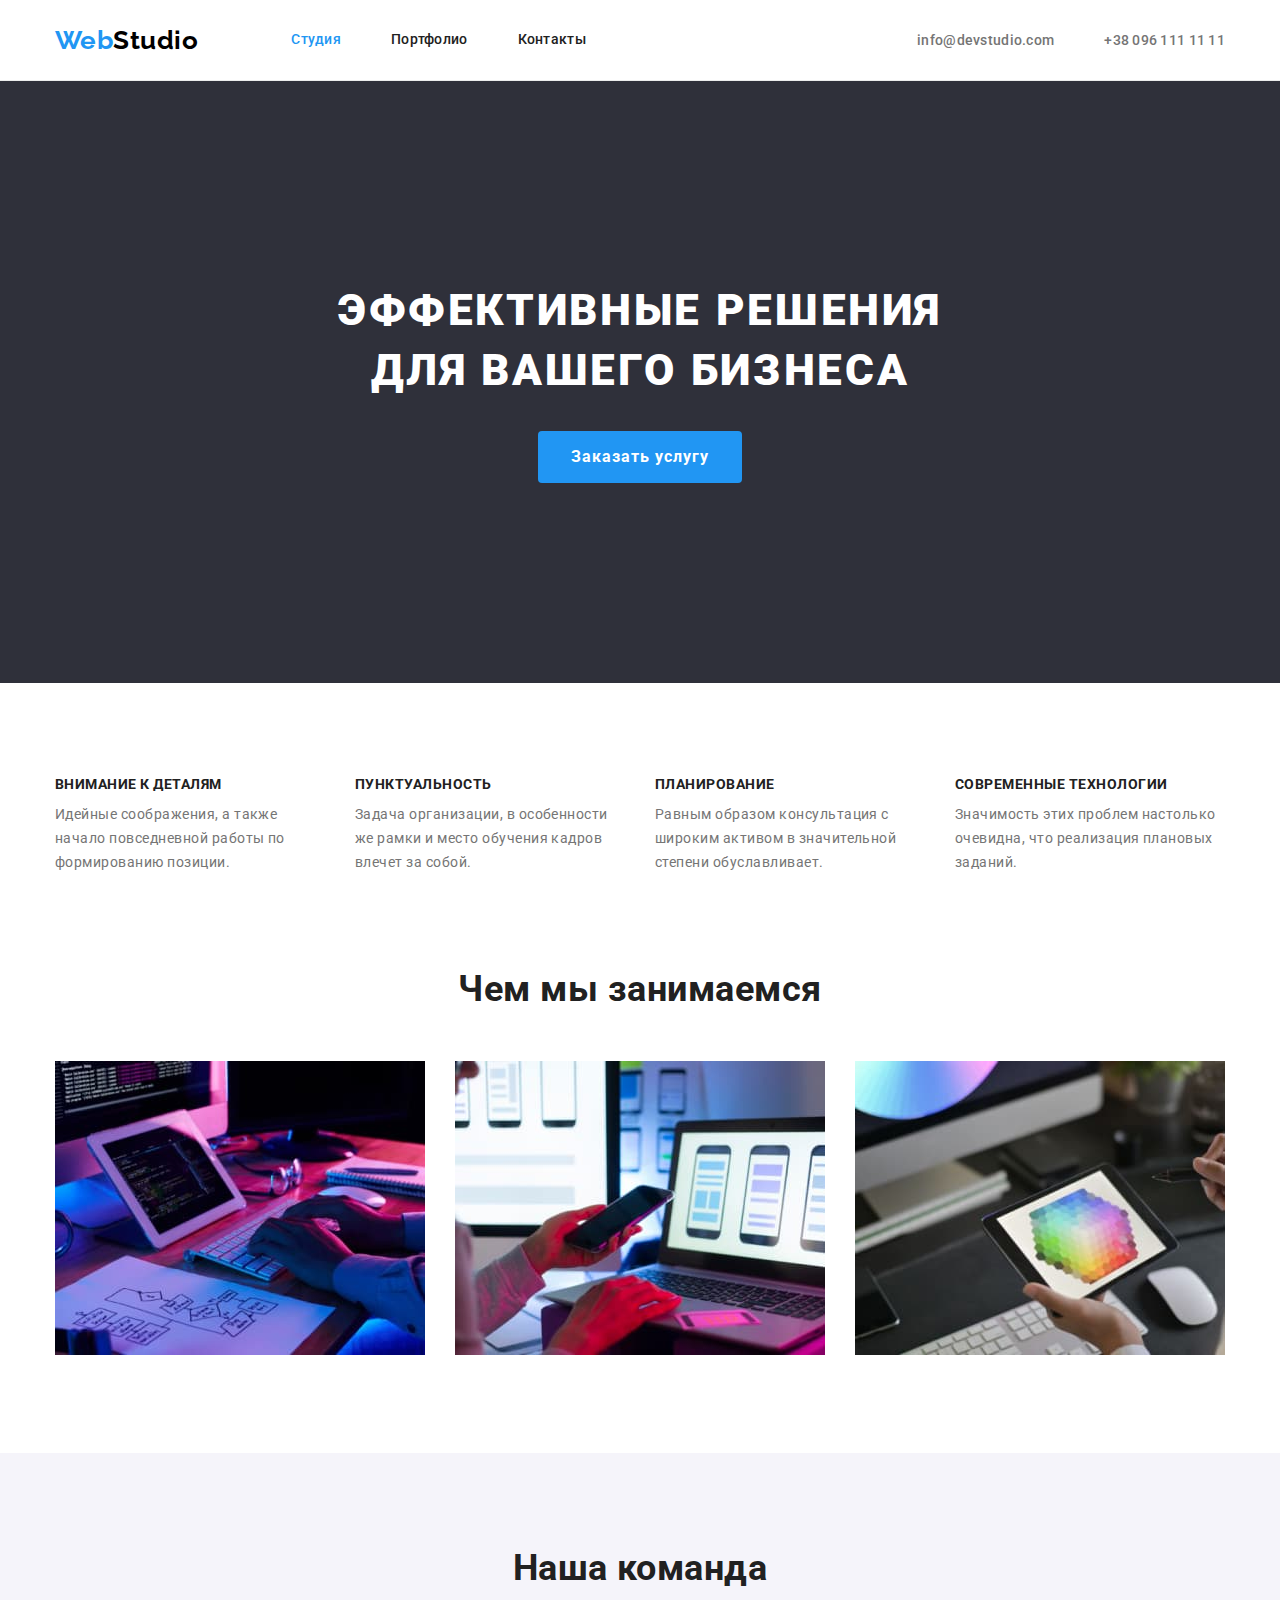
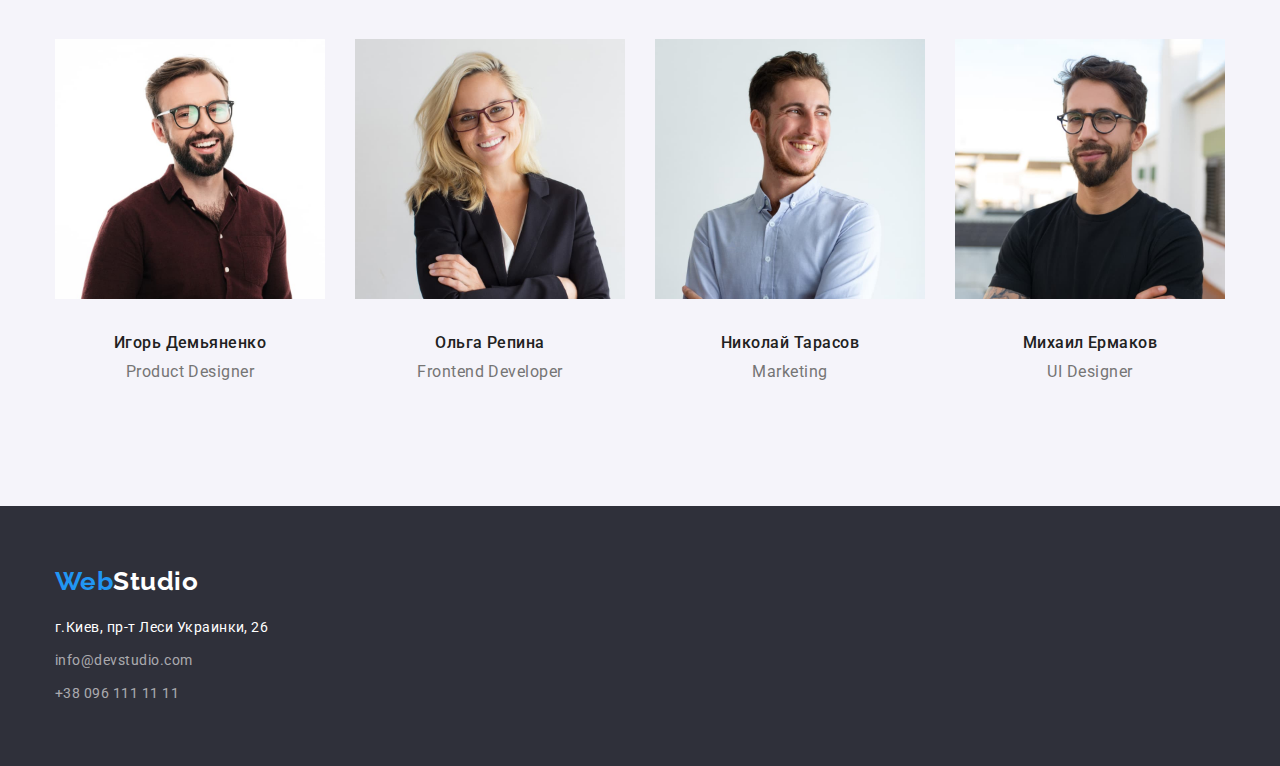
<file: index.html>
<!DOCTYPE html>
<html lang="ru">
  <head>
    <meta charset="UTF-8" />
    <meta http-equiv="X-UA-Compatible" content="IE=edge" />
    <meta name="viewport" content="width=device-width, initial-scale=1.0" />
    <title>Студия</title>
    <link rel="preconnect" href="https://fonts.googleapis.com" />
    <link rel="preconnect" href="https://fonts.gstatic.com" crossorigin />
    <link
      href="https://fonts.googleapis.com/css2?family=Raleway:wght@700&family=Roboto:wght@400;500;700;900&display=swap"
      rel="stylesheet"
    />
    <link
      rel="stylesheet"
      href="https://cdnjs.cloudflare.com/ajax/libs/modern-normalize/1.1.0/modern-normalize.min.css"
    />
    <link rel="stylesheet" href="./css/styles.css" />
  </head>

  <body>
    <!-- Шапка -->
    <header class="header">
      <div class="container nav-flex">
        <nav class="header-nav">
          <a class="logo link" href="./index.html"
            >Web<span class="logo-black">Studio</span></a
          >
          <ul class="header-nav-list list">
            <li class="header-nav-item">
              <a class="header-nav-link link current" href="./index.html"
                >Студия</a
              >
            </li>
            <li class="header-nav-item">
              <a class="header-nav-link link" href="./portfolio.html"
                >Портфолио</a
              >
            </li>
            <li class="header-nav-item">
              <a class="header-nav-link link" href="">Контакты</a>
            </li>
          </ul>
        </nav>
        <ul class="header-contact-list list">
          <li class="header-contact-item">
            <a class="header-contact-link link" href="mailto:info@devstudio.com"
              >info@devstudio.com</a
            >
          </li>
          <li class="header-contact-item">
            <a class="header-contact-link link" href="tel:+380961111111"
              >+38 096 111 11 11</a
            >
          </li>
        </ul>
      </div>
    </header>
    <!-- Основной контент -->
    <main>
      <!-- Герой -->
      <section class="hero">
        <h1 class="hero-title">Эффективные решения для вашего бизнеса</h1>
        <button class="hero-btn" type="button">Заказать услугу</button>
      </section>
      <!-- Список преимуществ -->
      <section class="features-section">
        <div class="container">
          <!-- h2 Преимущества спрятать в css правильно -->
          <h2 hidden>Преимущества</h2>
          <ul class="features-list list">
            <li class="features-item">
              <h3 class="features-title">Внимание к деталям</h3>
              <p class="features-text">
                Идейные соображения, а также начало повседневной работы по
                формированию позиции.
              </p>
            </li>
            <li class="features-item">
              <h3 class="features-title">Пунктуальность</h3>
              <p class="features-text">
                Задача организации, в особенности же рамки и место обучения
                кадров влечет за собой.
              </p>
            </li>
            <li class="features-item">
              <h3 class="features-title">Планирование</h3>
              <p class="features-text">
                Равным образом консультация с широким активом в значительной
                степени обуславливает.
              </p>
            </li>
            <li class="features-item">
              <h3 class="features-title">Современные технологии</h3>
              <p class="features-text">
                Значимость этих проблем настолько очевидна, что реализация
                плановых заданий.
              </p>
            </li>
          </ul>
        </div>
      </section>
      <!-- Список занятий -->
      <section class="work-section">
        <div class="container">
          <h2 class="section-title">Чем мы занимаемся</h2>
          <ul class="work-list list">
            <li class="work-item">
              <img
                src="./images/box1.jpg"
                alt="сотрудник создает программу"
                width="370"
                height="294"
              />
            </li>
            <li class="work-item">
              <img
                src="./images/box2.jpg"
                alt="сотрудник создает мобильное приложение"
                width="370"
                height="294"
              />
            </li>
            <li class="work-item">
              <img
                src="./images/box3.jpg"
                alt="веб-дизайнер выбирает палитру"
                width="370"
                height="294"
              />
            </li>
          </ul>
        </div>
      </section>
      <!-- Команда -->
      <section class="team-section">
        <div class="container">
          <h2 class="section-title">Наша команда</h2>
          <ul class="team-list list">
            <li class="team-item">
              <img
                src="./images/img1.jpg"
                alt="фото Игоря Демьяненко"
                width="270"
                height="260"
              />
              <div class="team-workers">
                <h3 class="team-worker">Игорь Демьяненко</h3>
                <p class="team-profession" lang="en">Product Designer</p>
              </div>
            </li>
            <li class="team-item">
              <img
                src="./images/img2.jpg"
                alt="фото Ольги Репиной"
                width="270"
                height="260"
              />
              <div class="team-workers">
                <h3 class="team-worker">Ольга Репина</h3>
                <p class="team-profession" lang="en">Frontend Developer</p>
              </div>
            </li>
            <li class="team-item">
              <img
                src="./images/img3.jpg"
                alt="фото Николая Тарасова"
                width="270"
                height="260"
              />
              <div class="team-workers">
                <h3 class="team-worker">Николай Тарасов</h3>
                <p class="team-profession" lang="en">Marketing</p>
              </div>
            </li>
            <li class="team-item">
              <img
                src="./images/img4.jpg"
                alt="фото Михаила Ермакова"
                width="270"
                height="260"
              />
              <div class="team-workers">
                <h3 class="team-worker">Михаил Ермаков</h3>
                <p class="team-profession" lang="en">UI Designer</p>
              </div>
            </li>
          </ul>
        </div>
      </section>
    </main>
    <!-- Подвал -->
    <footer class="footer">
      <div class="container">
        <a class="logo link" href="./index.html"
          >Web<span class="logo-white">Studio</span></a
        >
        <!-- Список контактов -->
        <address class="footer-contact">
          <ul class="footer-contact-list list">
            <li class="footer-contact-item">
              <a
                class="footer-contact-link address link"
                href="https://goo.gl/maps/CdvJLRiEL6Q8Smko8"
                target="_blank"
                rel="noreferrer noopener"
                >г.Киев, пр-т Леси Украинки, 26</a
              >
            </li>
            <li class="footer-contact-item">
              <a
                class="footer-contact-link link"
                href="mailto:info@devstudio.com"
                >info@devstudio.com</a
              >
            </li>
            <li class="footer-contact-item">
              <a class="footer-contact-link link" href="tel:+380961111111"
                >+38 096 111 11 11</a
              >
            </li>
          </ul>
        </address>
      </div>
    </footer>
  </body>
</html>
</file>
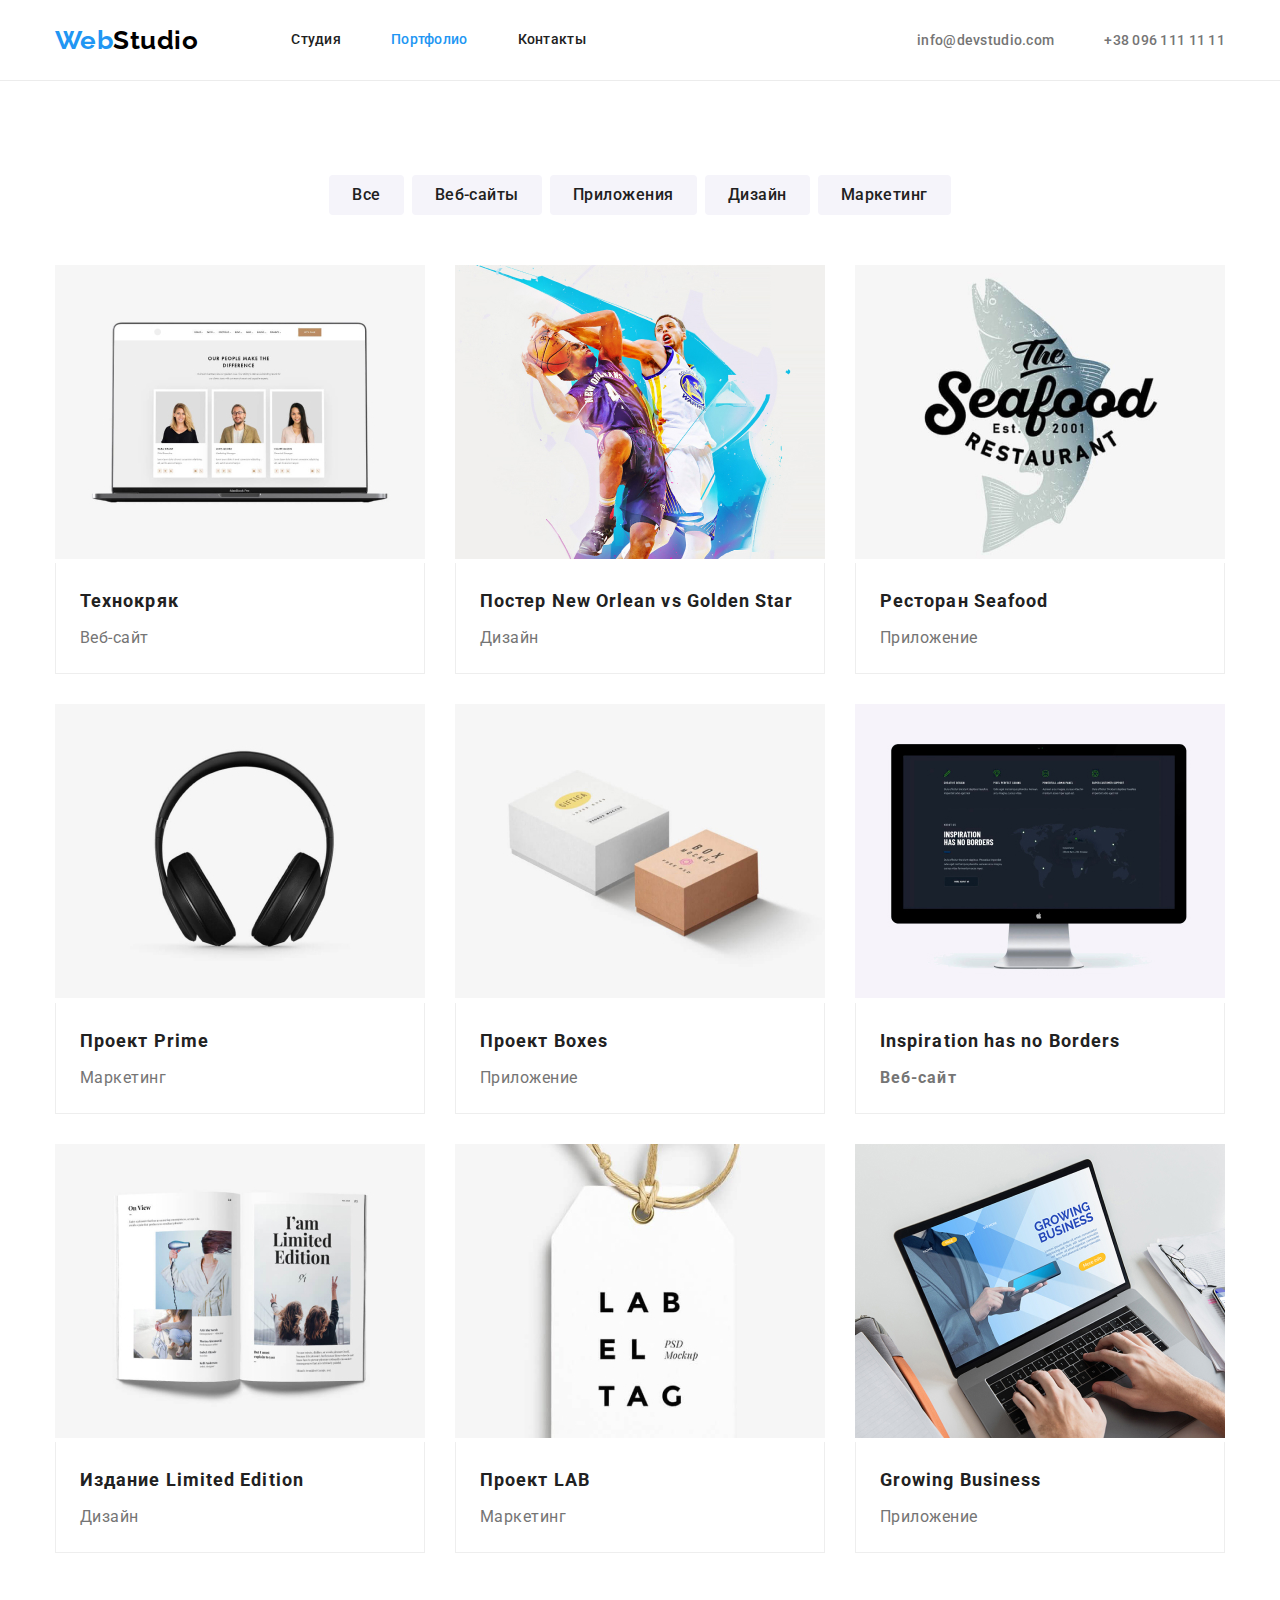
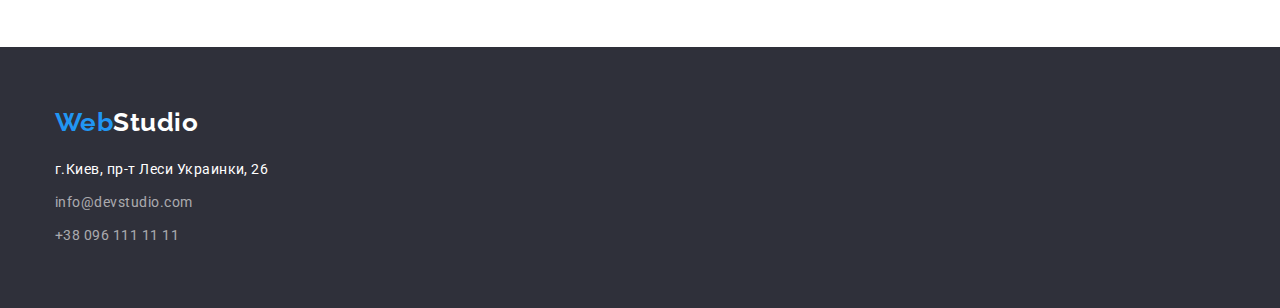
<file: portfolio.html>
<!DOCTYPE html>
<html lang="ru">
  <head>
    <meta charset="UTF-8" />
    <meta http-equiv="X-UA-Compatible" content="IE=edge" />
    <meta name="viewport" content="width=device-width, initial-scale=1.0" />
    <title>Портфолио</title>
    <link rel="preconnect" href="https://fonts.googleapis.com" />
    <link rel="preconnect" href="https://fonts.gstatic.com" crossorigin />
    <link
      href="https://fonts.googleapis.com/css2?family=Raleway:wght@700&family=Roboto:wght@400;500;700;900&display=swap"
      rel="stylesheet"
    />
    <link rel="stylesheet" href="https://cdnjs.cloudflare.com/ajax/libs/modern-normalize/1.1.0/modern-normalize.min.css">
    <link rel="stylesheet" href="./css/styles.css" />
  </head>
  <body>
    <!-- Шапка -->
    <header class="header">
      <div class="container nav-flex">
        <nav class="header-nav">
          <a class="logo link" href="./index.html"
            >Web<span class="logo-black">Studio</span></a
          >
          <ul class="header-nav-list list">
            <li class="header-nav-item">
              <a class="header-nav-link link " href="./index.html"
                >Студия</a
              >
            </li>
            <li class="header-nav-item">
              <a class="header-nav-link link current" href="./portfolio.html"
                >Портфолио</a
              >
            </li>
            <li class="header-nav-item">
              <a class="header-nav-link link" href="">Контакты</a>
            </li>
          </ul>
        </nav>
        <ul class="header-contact-list list">
          <li class="header-contact-item">
            <a class="header-contact-link link" href="mailto:info@devstudio.com"
              >info@devstudio.com</a
            >
          </li>
          <li class="header-contact-item">
            <a class="header-contact-link link" href="tel:+380961111111"
              >+38 096 111 11 11</a
            >
          </li>
        </ul>
      </div>
    </header>   
    <!-- Основной контент -->
    <main>
      
      <section class="portfolio-section">
        <div class="container">
          <h1 hidden>Примеры работ</h1>
          <ul class="portfolio-btn-list list">
            <li class="portfolio-btn-item">
              <button class="portfolio-btn" type="button">Все</button>
            </li>
            <li class="portfolio-btn-item">
              <button class="portfolio-btn" type="button">Веб-сайты</button>
            </li>
            <li class="portfolio-btn-item">
              <button class="portfolio-btn" type="button">Приложения</button>
            </li>
            <li class="portfolio-btn-item">
              <button class="portfolio-btn" type="button">Дизайн</button>
            </li>
            <li class="portfolio-btn-item">
              <button class="portfolio-btn" type="button">Маркетинг</button>
            </li>
          </ul>
        </div>
        <div class="container">
          <ul class="portfolio-list list">
            <li class="portfolio-item">
              <img
                src="./images/tehno.jpg"
                alt="открытый ноутбук с сайтом Технокряк"
                width="370"
                height="294"
              />
              <div class="portfolio-border">
                <h2 class="portfolio-list-title">Технокряк</h2>
                <p class="portfolio-list-text">Веб-сайт</p>
              </div>
            </li>
            <li class="portfolio-item">
              <img
                src="./images/poster.jpg"
                alt="парни играют в баскетбол"
                width="370"
                height="294"
              />
              <div class="portfolio-border">
                <h2 class="portfolio-list-title">
                  Постер <span lang="en">New Orlean vs Golden Star</span> 
                </h2>
                <p class="portfolio-list-text">Дизайн</p>
              </div>
            </li>
            <li class="portfolio-item">
              <img
                src="./images/seafood.jpg"
                alt="логотип ресторана Seafood"
                width="370"
                height="294"
              />
              <div class="portfolio-border">
                <h2 class="portfolio-list-title">Ресторан <span lang="en">Seafood</span></h2>
                <p class="portfolio-list-text">Приложение</p>
              </div>
            </li>
            <li class="portfolio-item">
              <img
                src="./images/prime.jpg"
                alt="наушники"
                width="370"
                height="294"
              />
              <div class="portfolio-border">
                <h2 class="portfolio-list-title">Проект <span lang="en">Prime</span></h2>
                <p class="portfolio-list-text">Маркетинг</p>
              </div>
            </li>
            <li class="portfolio-item">
              <img
                src="./images/boxes.jpg"
                alt="две коробки"
                width="370"
                height="294"
              />
              <div class="portfolio-border">
                <h2 class="portfolio-list-title">Проект <span lang="en">Boxes</span></h2>
                <p class="portfolio-list-text">Приложение</p>
              </div>
            </li>
            <li class="portfolio-item">
              <img
                src="./images/monitor.jpg"
                alt="компьютерный монитор"
                width="370"
                height="294"
              />
              <div class="portfolio-border">
                <h2 class="portfolio-list-title"><span lang="en">Inspiration has no Borders</span</h2>
                <p class="portfolio-list-text">Веб-сайт</p>
              </div>
            </li>
            <li class="portfolio-item">
              <img
                src="./images/limited.jpg"
                alt="открытый журнал"
                width="370"
                height="294"
              />
              <div class="portfolio-border">
                <h2 class="portfolio-list-title">Издание <span lang="en">Limited Edition</span></h2>
                <p class="portfolio-list-text">Дизайн</p>
              </div>
            </li>
            <li class="portfolio-item">
              <img
                src="./images/lab.jpg"
                alt="этикетка LAB"
                width="370"
                height="294"
              />
              <div class="portfolio-border">
                <h2 class="portfolio-list-title">Проект <span lang="en">LAB</span></h2>
                <p class="portfolio-list-text">Маркетинг</p>
              </div>
            </li>
            <li class="portfolio-item border">
              <img
                src="./images/growing.jpg"
                alt="человек работает на макбуке"
                width="370"
                height="294"
              />
              <div class="portfolio-border">
                <h2 class="portfolio-list-title"><span lang="en">Growing Business</span></h2>
                <p class="portfolio-list-text">Приложение</p>
              </div>
            </li>
          </ul>
        </div>
        <!-- <div class="portfolio-bottom">
          <h2 hidden>Костыль для выравнивания блоков секции, чтобы он не заезжал на футер, когда будет добавлен фон</h2>
        </div> -->
      </section>
    </main>
    <!-- Подвал -->
    <footer class="footer">
      <div class="container">
        <a class="logo link" href="./index.html"
          >Web<span class="logo-white">Studio</span></a
        >
        <!-- Список контактов -->
        <address class="footer-contact">
          <ul class="footer-contact-list list">
            <li class="footer-contact-item">
              <a
                class="footer-contact-link address link"
                href="https://goo.gl/maps/CdvJLRiEL6Q8Smko8"
                target="_blank"
                rel="noreferrer noopener"
                >г.Киев, пр-т Леси Украинки, 26</a
              >
            </li>
            <li class="footer-contact-item">
              <a
                class="footer-contact-link link"
                href="mailto:info@devstudio.com"
                >info@devstudio.com</a
              >
            </li>
            <li class="footer-contact-item">
              <a class="footer-contact-link link" href="tel:+380961111111"
                >+38 096 111 11 11</a
              >
            </li>
          </ul>
        </address>
      </div>
    </footer>
  </body>
</html>
</file>
<file: css/styles.css>
:root {
  --primary-text-color: #212121;
  --secondary-text-color: #757575;
  --white-text-color: #ffffff;
  --accent-color: #2196f3;
  --black-logo-color: #000000;
  --footer-text-color: rgba(255, 255, 255, 0.6);
  --white-background-color: #ffffff;
  --hero-background-color: #2f303a;
  --team-background-color: #f5f4fa;
}

body {
  font-family: "Roboto", sans-serif;
  letter-spacing: 0.03em;
  background-color: var(--white-background-color);
  color: var(--primary-text-color);
}

/* убираем точки списков */
.list {
  list-style: none;
}

/* убираем подчеркивание ссылок */
.link {
  text-decoration: none;
}

/* глобальный сброс margin, padding */
h1,
h2,
h3,
h4,
h5,
h6,
p,
ul {
  margin: 0;
  padding: 0;
}

.container {
  width: 1200px;
  margin-left: auto;
  margin-right: auto;
  padding-left: 15px;
  padding-right: 15px;
  /* outline: 2px solid red; */
}

.logo {
  font-family: "Raleway", sans-serif;
  font-weight: 700;
  font-size: 26px;
  line-height: 1.19;
  color: var(--accent-color);
  align-items: center;
  text-align: center;
}

.section-title {
  font-weight: 700;
  font-size: 36px;
  line-height: 1.17;
  text-align: center;
  color: var(--primary-text-color);
}

.footer-contact-link {
  font-style: normal;
  font-size: 14px;
  line-height: 1.71;
  color: var(--footer-text-color);
}

.footer-contact-link:hover,
.footer-contact-link:focus {
  color: var(--accent-color);
}

/* ------------ШАПКА-------------- */

.header {
  border-bottom: 1px solid #ececec;
}

.nav-flex {
  display: flex;
  align-items: center;
}

.header-nav {
  display: flex;
  align-items: center;
}
.logo-black {
  color: var(--black-logo-color);
}

.header-nav-list {
  display: flex;
  margin-left: 93px;
}

.header-nav-item:not(:last-child) {
  margin-right: 50px;
}

.header-nav-link {
  display: block;
  padding-top: 32px;
  padding-bottom: 32px;

  font-weight: 500;
  font-size: 14px;
  line-height: 1.14;
  letter-spacing: 0.02em;
  color: var(--primary-text-color);
}

.header-contact-list {
  display: flex;
  margin-left: auto;
}

.header-contact-item + .header-contact-item {
  margin-left: 50px;
}

.header-contact-link {
  font-weight: 500;
  font-size: 14px;
  line-height: 16px;
  letter-spacing: 0.02em;
  color: var(--secondary-text-color);
}

.header-nav-link:hover,
.header-nav-link:focus,
.header-contact-link:hover,
.header-contact-link:focus {
  color: var(--accent-color);
}

.header-nav-link.current {
  color: var(--accent-color);
}

/* ------------ГЕРОЙ-------------- */

.hero {
  padding-top: 200px;
  padding-bottom: 200px;

  background-color: var(--hero-background-color);
  text-align: center;
}

.hero-title {
  margin-bottom: 30px;
  margin-left: auto;
  margin-right: auto;
  max-width: 696px;

  font-weight: 900;
  font-size: 44px;
  line-height: 1.36;
  letter-spacing: 0.06em;
  text-transform: uppercase;
  color: var(--white-text-color);
}

.hero-btn {
  display: inline-block;
  min-width: 200px;
  border-radius: 4px;
  border: 1px solid transparent;
  padding: 10px 32px;

  background-color: var(--accent-color);
  color: var(--white-text-color);

  font-family: "Roboto", sans-serif;
  font-weight: 700;
  font-size: 16px;
  line-height: 1.88;
  align-items: center;
  text-align: center;
  letter-spacing: 0.06em;
  cursor: pointer;
}

.hero-btn:hover,
.hero-btn:focus {
  background-color: var(--white-text-color);
  color: var(--accent-color);
}

/* ------------ПРЕИМУЩЕСТВА-------------- */

.features-section {
  padding-top: 94px;
  padding-bottom: 94px;
}

.features-list {
  display: flex;
}

.features-item:not(:last-child) {
  margin-right: 30px;
  max-width: 270px;
}

.features-title {
  margin-bottom: 10px;

  font-weight: 700;
  font-size: 14px;
  line-height: 1.14;
  text-transform: uppercase;
}

.features-text {
  font-size: 14px;
  line-height: 1.71;
  color: var(--secondary-text-color);
}

/* ------------СПИСОК ЗАНЯТИЙ-------------- */
.work-section {
  padding-bottom: 94px;
}

.work-list {
  display: flex;
}

.work-item:not(:last-child) {
  margin-right: 30px;
}

.section-title {
  margin-bottom: 50px;
}
/* ----------------КОМАНДА----------------- */

.team-section {
  padding-top: 94px;
  padding-bottom: 94px;

  background-color: var(--team-background-color);
}

.team-list {
  display: flex;
}

.team-item:not(:last-child) {
  margin-right: 30px;
}

.team-workers {
  padding: 30px 0px;
}

.team-worker {
  font-weight: 500;
  font-size: 16px;
  line-height: 1.19;
  text-align: center;
}

.team-profession {
  margin-top: 10px;

  font-size: 16px;
  line-height: 1.19;
  text-align: center;
  color: var(--secondary-text-color);
}

/* ----------------ПОДВАЛ----------------- */
.footer {
  padding-top: 60px;
  padding-bottom: 60px;
  background-color: var(--hero-background-color);
}

.logo-white {
  color: var(--white-text-color);
}

.footer-contact {
  margin-top: 20px;
}
.footer-contact-link.address {
  color: var(--white-text-color);
}

.footer-contact-item,
.footer-contact-item {
  margin-top: 9px;
}

/* ---------------------------------------------- */
/* --------------------ПОРТФОЛИО----------------- */
/* ---------------------------------------------- */

.portfolio-section {
  padding-top: 94px;
  padding-bottom: 94px;
}

.portfolio-btn-list {
  display: flex;
  justify-content: center;
  margin-bottom: 50px;
}

.portfolio-btn-item:not(:last-child) {
  margin-right: 8px;
}

.portfolio-btn {
  display: inline-block;
  min-width: 73px;
  border-radius: 4px;
  border: 1px solid transparent;
  padding: 6px 22px;

  font-family: "Roboto", sans-serif;
  font-weight: 500;
  font-size: 16px;
  line-height: 1.63;
  letter-spacing: 0.03em;
  text-align: center;
  background-color: var(--team-background-color);
  color: var(--primary-text-color);
  cursor: pointer;
}

.portfolio-btn:hover,
.portfolio-btn:focus {
  background-color: var(--accent-color);
  color: var(--white-text-color);
}

.portfolio-list {
  display: flex;
  flex-wrap: wrap;
  margin: -15px;
}

.portfolio-item {
  margin: 15px;
}

.portfolio-border {
  border: 1px solid #eeeeee;
  border-top: transparent;
  padding: 20px 24px;
}

.portfolio-list-title {
  font-weight: 700;
  font-size: 18px;
  line-height: 2;
  letter-spacing: 0.06em;
}

.portfolio-list-text {
  margin-top: 4px;

  font-size: 16px;
  line-height: 1.87;
  color: var(--secondary-text-color);
}

/* .portfolio-bottom {
  margin-top: 15px;
  /* background-color: red; */
} */
</file>
